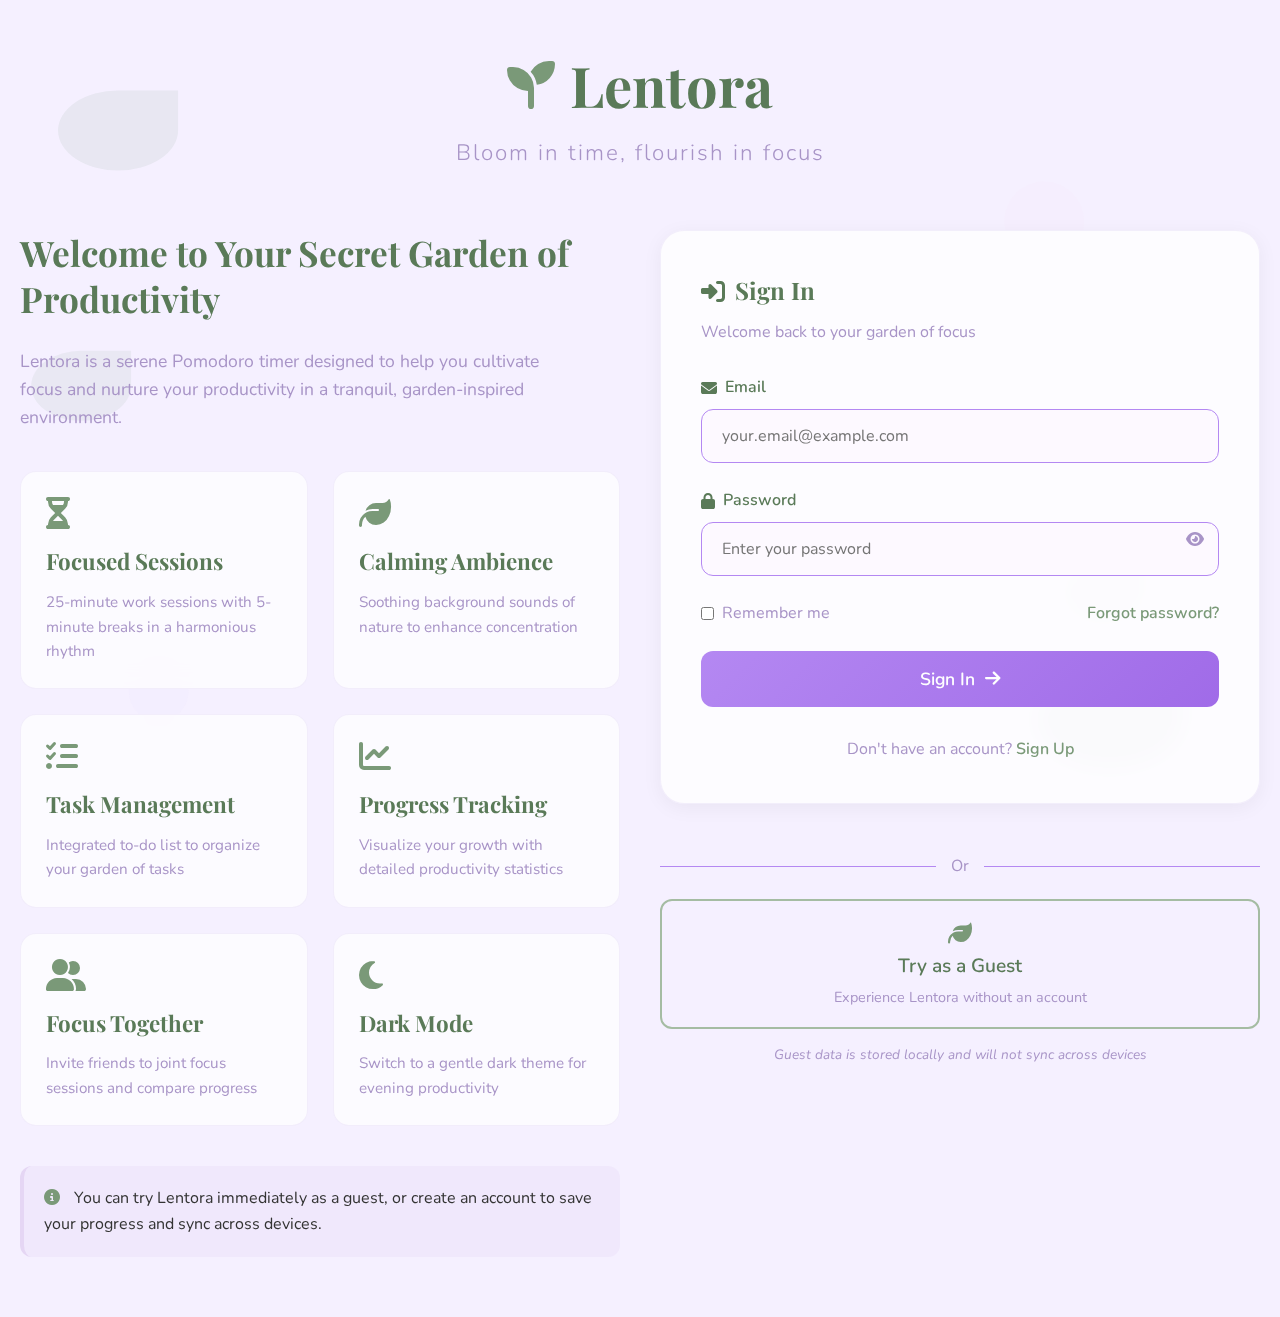
<file: index.html>
<!DOCTYPE html>
<html lang="en">
<!DOCTYPE html>
<html lang="en">
<head>
    <meta charset="UTF-8">
    <meta name="viewport" content="width=device-width, initial-scale=1.0">
    <title>Lentora - Your Secret Garden of Productivity</title>
    
    <!-- Google Fonts -->
    <link href="https://fonts.googleapis.com/css2?family=Playfair+Display:wght@400;500;600;700&family=Nunito:wght@300;400;500;600;700&display=swap" rel="stylesheet">
    
    <!-- Font Awesome Icons -->
    <link rel="stylesheet" href="https://cdnjs.cloudflare.com/ajax/libs/font-awesome/6.4.0/css/all.min.css">
    
    <!-- Your CSS File -->
    <!-- Choose ONE of these options: -->
    
    <!-- Option 1: If files are in same folder -->
    <link rel="stylesheet" href="style.css">
    
    <!-- OR Option 2: If you create css folder -->
    <!-- <link rel="stylesheet" href="css/style.css"> -->
</head>
<body>
    <div class="container">
        <!-- Background elements -->
        <div class="bg-leaves">
            <div class="leaf leaf-1"></div>
            <div class="leaf leaf-2"></div>
            <div class="leaf leaf-3"></div>
            <div class="leaf leaf-4"></div>
            <div class="flower flower-1"></div>
            <div class="flower flower-2"></div>
        </div>
        
        <!-- Header with logo -->
        <header class="header">
            <div class="logo">
                <h1><i class="fas fa-seedling"></i> Lentora</h1>
                <p class="slogan">Bloom in time, flourish in focus</p>
            </div>
        </header>
        
        <main class="main-content">
            <!-- Left side: Description -->
            <div class="description-section">
                <h2 class="section-title">Welcome to Your Secret Garden of Productivity</h2>
                <p class="intro-text">Lentora is a serene Pomodoro timer designed to help you cultivate focus and nurture your productivity in a tranquil, garden-inspired environment.</p>
                
                <div class="features-list">
                    <div class="feature-item">
                        <i class="fas fa-hourglass-half"></i>
                        <h3>Focused Sessions</h3>
                        <p>25-minute work sessions with 5-minute breaks in a harmonious rhythm</p>
                    </div>
                    <div class="feature-item">
                        <i class="fas fa-leaf"></i>
                        <h3>Calming Ambience</h3>
                        <p>Soothing background sounds of nature to enhance concentration</p>
                    </div>
                    <div class="feature-item">
                        <i class="fas fa-tasks"></i>
                        <h3>Task Management</h3>
                        <p>Integrated to-do list to organize your garden of tasks</p>
                    </div>
                    <div class="feature-item">
                        <i class="fas fa-chart-line"></i>
                        <h3>Progress Tracking</h3>
                        <p>Visualize your growth with detailed productivity statistics</p>
                    </div>
                    <div class="feature-item">
                        <i class="fas fa-user-friends"></i>
                        <h3>Focus Together</h3>
                        <p>Invite friends to joint focus sessions and compare progress</p>
                    </div>
                    <div class="feature-item">
                        <i class="fas fa-moon"></i>
                        <h3>Dark Mode</h3>
                        <p>Switch to a gentle dark theme for evening productivity</p>
                    </div>
                </div>
                
                <div class="guest-info">
                    <p><i class="fas fa-info-circle"></i> You can try Lentora immediately as a guest, or create an account to save your progress and sync across devices.</p>
                </div>
            </div>
            
            <!-- Right side: Authentication -->
            <div class="auth-section">
                <div class="auth-container">
                    <!-- Login Form -->
                    <div class="auth-form active" id="login-form">
                        <h2><i class="fas fa-sign-in-alt"></i> Sign In</h2>
                        <p class="form-subtitle">Welcome back to your garden of focus</p>
                        
                        <form id="loginForm">
                            <div class="form-group">
                                <label for="login-email"><i class="fas fa-envelope"></i> Email</label>
                                <input type="email" id="login-email" placeholder="your.email@example.com" required>
                            </div>
                            <div class="form-group">
                                <label for="login-password"><i class="fas fa-lock"></i> Password</label>
                                <input type="password" id="login-password" placeholder="Enter your password" required>
                                <div class="password-toggle">
                                    <i class="fas fa-eye" id="toggle-login-password"></i>
                                </div>
                            </div>
                            <div class="form-options">
                                <label class="checkbox-label">
                                    <input type="checkbox" id="remember-me">
                                    <span>Remember me</span>
                                </label>
                                <a href="#" class="forgot-password">Forgot password?</a>
                            </div>
                            <button type="submit" class="btn-auth">Sign In <i class="fas fa-arrow-right"></i></button>
                        </form>
                        
                        <div class="auth-footer">
                            <p>Don't have an account? <a href="#" id="show-signup">Sign Up</a></p>
                        </div>
                    </div>
                    
                    <!-- Signup Form -->
                    <div class="auth-form" id="signup-form">
                        <h2><i class="fas fa-user-plus"></i> Create Account</h2>
                        <p class="form-subtitle">Join our community and cultivate focus</p>
                        
                        <form id="signupForm">
                            <div class="form-group">
                                <label for="signup-name"><i class="fas fa-user"></i> Full Name</label>
                                <input type="text" id="signup-name" placeholder="Your full name" required>
                            </div>
                            <div class="form-group">
                                <label for="signup-email"><i class="fas fa-envelope"></i> Email</label>
                                <input type="email" id="signup-email" placeholder="your.email@example.com" required>
                            </div>
                            <div class="form-group">
                                <label for="signup-password"><i class="fas fa-lock"></i> Password</label>
                                <input type="password" id="signup-password" placeholder="Create a password" required>
                                <div class="password-toggle">
                                    <i class="fas fa-eye" id="toggle-signup-password"></i>
                                </div>
                            </div>
                            <div class="form-group">
                                <label for="confirm-password"><i class="fas fa-lock"></i> Confirm Password</label>
                                <input type="password" id="confirm-password" placeholder="Confirm your password" required>
                            </div>
                            <div class="form-options">
                                <label class="checkbox-label">
                                    <input type="checkbox" id="terms-agreement" required>
                                    <span>I agree to the <a href="#">Terms of Service</a> and <a href="#">Privacy Policy</a></span>
                                </label>
                            </div>
                            <button type="submit" class="btn-auth">Create Account <i class="fas fa-arrow-right"></i></button>
                        </form>
                        
                        <div class="auth-footer">
                            <p>Already have an account? <a href="#" id="show-login">Sign In</a></p>
                        </div>
                    </div>
                </div>
                
                <!-- Guest Access -->
                <div class="guest-access">
                    <div class="divider">
                        <span>Or</span>
                    </div>
                    <button id="guest-access" class="btn-guest">
                        <i class="fas fa-leaf"></i> Try as a Guest
                        <span class="guest-subtext">Experience Lentora without an account</span>
                    </button>
                    <p class="guest-note">Guest data is stored locally and will not sync across devices</p>
                </div>
            </div>
        </main>
        
       
    </div>
    
    <!-- Modal for Forgot Password -->
    <div class="modal" id="forgot-password-modal">
        <div class="modal-content">
            <div class="modal-header">
                <h3><i class="fas fa-key"></i> Reset Password</h3>
                <button class="modal-close">&times;</button>
            </div>
            <div class="modal-body">
                <p>Enter your email address and we'll send you a link to reset your password.</p>
                <div class="form-group">
                    <label for="reset-email">Email Address</label>
                    <input type="email" id="reset-email" placeholder="your.email@example.com">
                </div>
            </div>
            <div class="modal-footer">
                <button class="btn-secondary modal-close">Cancel</button>
                <button class="btn-auth" id="send-reset-link">Send Reset Link</button>
            </div>
        </div>
    </div>
    
    <script src="script.js"></script>
</body>
</html>
</file>
<file: style.css>
/* Base Styles */
:root {
    /* Light Theme Colors */
    --morning-dew: #ebdcec;
    --lavender-mist: #F5F0FF;
    --petal-white: #FDF9FF;
    --whisper-cloud: #F2EDF8;
    --lilac-breeze: #B488F2;
    --wisteria-dream: #A06BE8;
    --thistle-mist: #8C57D4;
    --orchid-glow: #E5D6F4;
    --mauve-whisper: #A894C7;
    --forest-shadow: #5A7A58;
    --sage-depth: #7A9978;
    --moss-veil: #9AB398;
    --fern-shadow: #688A66;
    --eucalyptus-shade: #A5BCA3;
    --peach-blossom: #FFE0ED;
    --golden-sun: linear-gradient(135deg, #FFD166 0%, #FFB347 50%, #FF8C42 100%);
    --golden-light: #FFD166;
    
    
    /* Dark Theme Colors (for future use) */
    --dark-bg: #1a1a2e;
    --dark-container: #16213e;
    --dark-accent: #0f3460;
    
    /* Typography */
    --heading-font: 'Playfair Display', serif;
    --body-font: 'Nunito', sans-serif;
    
    /* Shadows */
    --soft-shadow: 0 4px 20px rgba(0, 0, 0, 0.05);
    --hover-shadow: 0 8px 30px rgba(0, 0, 0, 0.1);
    
    /* Transitions */
    --transition-fast: 0.2s ease;
    --transition-medium: 0.3s ease;
    --transition-slow: 0.5s ease;
    
    /* Border Radius */
    --radius-sm: 8px;
    --radius-md: 12px;
    --radius-lg: 16px;
    --radius-xl: 24px;
    --radius-full: 50%;
}

* {
    margin: 0;
    padding: 0;
    box-sizing: border-box;
}

body {
    font-family: var(--body-font);
    background: var(--lavender-mist);
    color: #333;
    line-height: 1.6;
    min-height: 100vh;
    overflow-x: hidden;
}

.container {
    max-width: 1400px;
    margin: 0 auto;
    padding: 20px;
    position: relative;
    min-height: 100vh;
    display: flex;
    flex-direction: column;
}

/* Background Elements */
.bg-leaves {
    position: fixed;
    top: 0;
    left: 0;
    width: 100%;
    height: 100%;
    z-index: -1;
    opacity: 0.6;
    pointer-events: none;
}

.leaf {
    position: absolute;
    background: var(--fern-shadow);
    border-radius: 50% 0 50% 50%;
    opacity: 0.15;
}

.leaf-1 {
    width: 120px;
    height: 80px;
    top: 10%;
    left: 5%;
    transform: rotate(45deg);
}

.leaf-2 {
    width: 150px;
    height: 100px;
    bottom: 15%;
    right: 7%;
    transform: rotate(-20deg);
    background: var(--forest-shadow);
}

.leaf-3 {
    width: 100px;
    height: 70px;
    top: 40%;
    left: 3%;
    transform: rotate(120deg);
    background: var(--sage-depth);
}

.leaf-4 {
    width: 80px;
    height: 60px;
    bottom: 30%;
    right: 10%;
    transform: rotate(-75deg);
    background: var(--eucalyptus-shade);
}

.flower {
    position: absolute;
    border-radius: var(--radius-full);
    opacity: 0.1;
}

.flower-1 {
    width: 80px;
    height: 80px;
    top: 20%;
    right: 15%;
    background: var(--peach-blossom);
}

.flower-2 {
    width: 60px;
    height: 60px;
    bottom: 20%;
    left: 10%;
    background: var(--orchid-glow);
}

/* Header */
.header {
    padding: 20px 0;
    text-align: center;
}

.logo h1 {
    font-family: var(--heading-font);
    font-size: 3.5rem;
    color: var(--forest-shadow);
    margin-bottom: 5px;
    display: flex;
    align-items: center;
    justify-content: center;
    gap: 15px;
}

.logo h1 i {
    color: var(--sage-depth);
    font-size: 3rem;
}

.slogan {
    font-size: 1.4rem;
    color: var(--mauve-whisper);
    font-weight: 300;
    letter-spacing: 2px;
}

/* Main Content Layout */
.main-content {
    display: flex;
    flex-wrap: wrap;
    gap: 40px;
    margin: 40px 0;
    flex: 1;
}

.description-section, .auth-section {
    flex: 1;
    min-width: 300px;
}

/* Description Section */
.section-title {
    font-family: var(--heading-font);
    font-size: 2.2rem;
    color: var(--forest-shadow);
    margin-bottom: 25px;
    line-height: 1.3;
}

.intro-text {
    font-size: 1.1rem;
    color: var(--mauve-whisper);
    margin-bottom: 40px;
    max-width: 90%;
}

.features-list {
    display: grid;
    grid-template-columns: repeat(auto-fill, minmax(280px, 1fr));
    gap: 25px;
    margin-bottom: 40px;
}

.feature-item {
    background: rgba(255, 255, 255, 0.7);
    backdrop-filter: blur(10px);
    border-radius: var(--radius-lg);
    padding: 25px;
    transition: var(--transition-medium);
    border: 1px solid rgba(232, 224, 248, 0.5);
}

.feature-item:hover {
    transform: translateY(-5px);
    box-shadow: var(--hover-shadow);
    border-color: var(--lilac-breeze);
}

.feature-item i {
    font-size: 2rem;
    color: var(--sage-depth);
    margin-bottom: 15px;
}

.feature-item h3 {
    font-family: var(--heading-font);
    color: var(--forest-shadow);
    margin-bottom: 10px;
    font-size: 1.4rem;
}

.feature-item p {
    color: var(--mauve-whisper);
    font-size: 0.95rem;
}

.guest-info {
    background: rgba(229, 214, 244, 0.3);
    border-radius: var(--radius-md);
    padding: 20px;
    border-left: 4px solid var(--orchid-glow);
}

.guest-info i {
    color: var(--sage-depth);
    margin-right: 10px;
}

/* Auth Section */
.auth-section {
    display: flex;
    flex-direction: column;
    gap: 30px;
}

.auth-container {
    background: rgba(255, 255, 255, 0.8);
    backdrop-filter: blur(10px);
    border-radius: var(--radius-xl);
    padding: 40px;
    box-shadow: var(--soft-shadow);
    border: 1px solid rgba(232, 224, 248, 0.5);
}

.auth-form {
    display: none;
}

.auth-form.active {
    display: block;
}

.auth-form h2 {
    font-family: var(--heading-font);
    color: var(--forest-shadow);
    margin-bottom: 10px;
    display: flex;
    align-items: center;
    gap: 10px;
}

.form-subtitle {
    color: var(--mauve-whisper);
    margin-bottom: 30px;
    font-size: 1rem;
}

.form-group {
    margin-bottom: 25px;
    position: relative;
}

.form-group label {
    display: block;
    margin-bottom: 8px;
    color: var(--forest-shadow);
    font-weight: 600;
    display: flex;
    align-items: center;
    gap: 8px;
}

.form-group input {
    width: 100%;
    padding: 15px 20px;
    border: 1px solid var(--lilac-breeze);
    border-radius: var(--radius-md);
    font-family: var(--body-font);
    font-size: 1rem;
    background: var(--petal-white);
    transition: var(--transition-fast);
}

.form-group input:focus {
    outline: none;
    border-color: var(--wisteria-dream);
    box-shadow: 0 0 0 3px rgba(216, 201, 235, 0.3);
}

.password-toggle {
    position: absolute;
    right: 15px;
    top: 40px;
    cursor: pointer;
    color: var(--mauve-whisper);
}

.form-options {
    display: flex;
    justify-content: space-between;
    align-items: center;
    margin-bottom: 25px;
    flex-wrap: wrap;
    gap: 10px;
}

.checkbox-label {
    display: flex;
    align-items: center;
    gap: 8px;
    cursor: pointer;
    color: var(--mauve-whisper);
}

.checkbox-label input {
    accent-color: var(--sage-depth);
}

.forgot-password {
    color: var(--sage-depth);
    text-decoration: none;
    font-weight: 600;
    transition: var(--transition-fast);
}

.forgot-password:hover {
    color: var(--forest-shadow);
    text-decoration: underline;
}

.btn-auth {
    width: 100%;
    padding: 16px;
    background: linear-gradient(135deg, var(--lilac-breeze) 0%, var(--wisteria-dream) 100%);
    border: none;
    border-radius: var(--radius-md);
    color: white;
    font-family: var(--body-font);
    font-size: 1.1rem;
    font-weight: 600;
    cursor: pointer;
    transition: var(--transition-medium);
    display: flex;
    align-items: center;
    justify-content: center;
    gap: 10px;
}

.btn-auth:hover {
    background: linear-gradient(135deg, var(--wisteria-dream) 0%, var(--thistle-mist) 100%);
    transform: translateY(-2px);
    box-shadow: var(--hover-shadow);
}

.auth-footer {
    margin-top: 30px;
    text-align: center;
    color: var(--mauve-whisper);
}

.auth-footer a {
    color: var(--sage-depth);
    text-decoration: none;
    font-weight: 600;
    transition: var(--transition-fast);
}

.auth-footer a:hover {
    color: var(--forest-shadow);
    text-decoration: underline;
}

/* Guest Access */
.guest-access {
    text-align: center;
}

.divider {
    display: flex;
    align-items: center;
    margin: 20px 0;
    color: var(--mauve-whisper);
}

.divider::before, .divider::after {
    content: "";
    flex: 1;
    height: 1px;
    background: var(--lilac-breeze);
}

.divider span {
    padding: 0 15px;
}

.btn-guest {
    width: 100%;
    padding: 20px;
    background: transparent;
    border: 2px solid var(--eucalyptus-shade);
    border-radius: var(--radius-md);
    color: var(--forest-shadow);
    font-family: var(--body-font);
    font-size: 1.2rem;
    font-weight: 600;
    cursor: pointer;
    transition: var(--transition-medium);
    display: flex;
    flex-direction: column;
    align-items: center;
    gap: 8px;
}

.btn-guest:hover {
    background: rgba(165, 188, 163, 0.1);
    border-color: var(--fern-shadow);
    transform: translateY(-2px);
}

.btn-guest i {
    font-size: 1.5rem;
    color: var(--sage-depth);
}

.guest-subtext {
    font-size: 0.9rem;
    font-weight: 400;
    color: var(--mauve-whisper);
}

.guest-note {
    margin-top: 15px;
    font-size: 0.85rem;
    color: var(--mauve-whisper);
    font-style: italic;
}

/* Footer */
.footer {
    text-align: center;
    padding: 20px 0;
    color: var(--mauve-whisper);
    font-size: 0.9rem;
    margin-top: auto;
}

/* Modal */
.modal {
    display: none;
    position: fixed;
    top: 0;
    left: 0;
    width: 100%;
    height: 100%;
    background: rgba(0, 0, 0, 0.5);
    z-index: 1000;
    align-items: center;
    justify-content: center;
}

.modal.active {
    display: flex;
}

.modal-content {
    background: var(--whisper-cloud);
    border-radius: var(--radius-lg);
    width: 90%;
    max-width: 500px;
    overflow: hidden;
    box-shadow: var(--hover-shadow);
    border: 1px solid rgba(232, 224, 248, 0.8);
}

.modal-header {
    display: flex;
    justify-content: space-between;
    align-items: center;
    padding: 25px 30px;
    background: linear-gradient(135deg, var(--orchid-glow) 0%, var(--lilac-breeze) 100%);
    color: white;
}

.modal-header h3 {
    font-family: var(--heading-font);
    display: flex;
    align-items: center;
    gap: 10px;
}

.modal-close {
    background: none;
    border: none;
    font-size: 1.8rem;
    color: white;
    cursor: pointer;
    line-height: 1;
}

.modal-body {
    padding: 30px;
}

.modal-body p {
    margin-bottom: 20px;
    color: var(--mauve-whisper);
}

.modal-footer {
    padding: 20px 30px;
    background: rgba(255, 255, 255, 0.5);
    display: flex;
    justify-content: flex-end;
    gap: 15px;
}

.btn-secondary {
    padding: 12px 24px;
    background: var(--moss-veil);
    border: none;
    border-radius: var(--radius-md);
    color: white;
    font-family: var(--body-font);
    font-weight: 600;
    cursor: pointer;
    transition: var(--transition-fast);
}

.btn-secondary:hover {
    background: var(--fern-shadow);
}
.btn-primary {
  padding: 12px 25px;
  background: linear-gradient(
    135deg,
    var(--lilac-breeze) 0%,
    var(--wisteria-dream) 100%
  );
  border: none;
  border-radius: var(--radius-md);
  color: white;
  font-family: var(--body-font);
  font-weight: 600;
  cursor: pointer;
  transition: var(--transition-medium);
  display: flex;
  align-items: center;
  justify-content: center;
  gap: 10px;
}

.btn-primary:hover {
  background: linear-gradient(
    135deg,
    var(--wisteria-dream) 0%,
    var(--thistle-mist) 100%
  );
  transform: translateY(-2px);
  box-shadow: var(--hover-shadow);
}

/* Responsive Design */
@media (max-width: 1100px) {
    .main-content {
        flex-direction: column;
    }
    
    .description-section, .auth-section {
        width: 100%;
    }
}

@media (max-width: 768px) {
    .logo h1 {
        font-size: 2.8rem;
    }
    
    .slogan {
        font-size: 1.2rem;
    }
    
    .section-title {
        font-size: 1.8rem;
    }
    
    .features-list {
        grid-template-columns: 1fr;
    }
    
    .auth-container {
        padding: 30px 25px;
    }
}

@media (max-width: 480px) {
    .container {
        padding: 15px;
    }
    
    .logo h1 {
        font-size: 2.2rem;
        flex-direction: column;
        gap: 10px;
    }
    
    .form-options {
        flex-direction: column;
        align-items: flex-start;
        gap: 15px;
    }
    
    .modal-content {
        width: 95%;
    }
    
    .modal-footer {
        flex-direction: column;
    }
    
    .btn-secondary, .btn-auth {
        width: 100%;
    }
}
</file>
